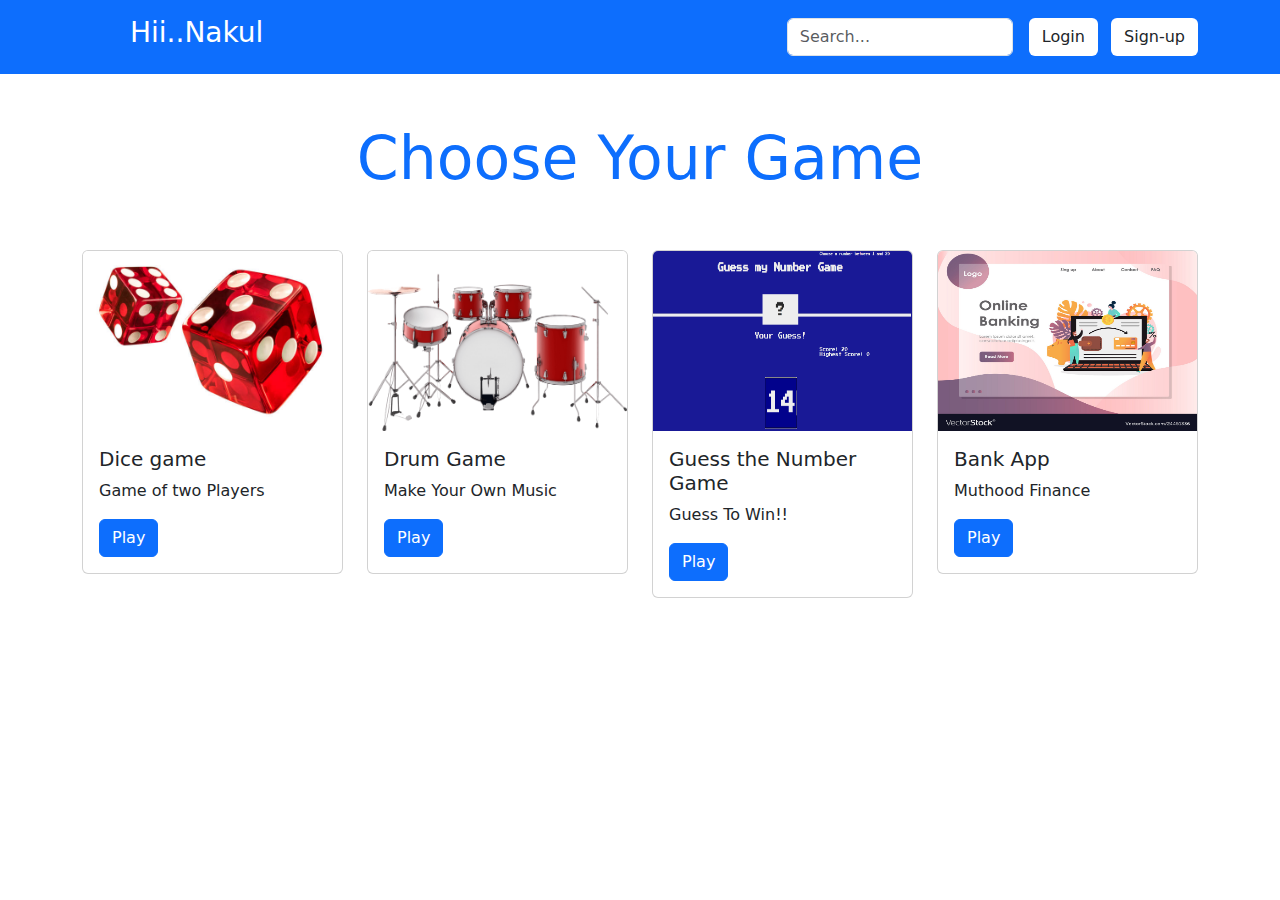
<file: index.html>
<!DOCTYPE html>
<html lang="en">
<head>
    <meta charset="UTF-8">
    <meta name="viewport" content="width=device-width, initial-scale=1.0">
    <link rel="stylesheet" href="style.css">
    <link href="https://cdn.jsdelivr.net/npm/bootstrap@5.3.3/dist/css/bootstrap.min.css" rel="stylesheet" integrity="sha384-QWTKZyjpPEjISv5WaRU9OFeRpok6YctnYmDr5pNlyT2bRjXh0JMhjY6hW+ALEwIH" crossorigin="anonymous">
    <title>Document</title>
</head>
<body>

    <header class="p-3">
        <div class="container">
          <div class="d-flex flex-wrap align-items-center justify-content-center justify-content-lg-start">
            <a href="/" class="d-flex align-items-center mb-2 mb-lg-0 text-white text-decoration-none">
              <svg class="bi me-2" width="40" height="32" role="img" aria-label="Bootstrap"><use xlink:href="#bootstrap"></use></svg>
            </a>
    
            <ul class="nav col-12 col-lg-auto me-lg-auto mb-2 justify-content-center mb-md-0">
              <li><h3 class="player">Hii..Nakul</h3></li>
            </ul>
    
            <form class="col-12 col-lg-auto mb-3 mb-lg-0 me-lg-3" role="search">
              <input type="search" class="form-control form-control-dark" placeholder="Search..." aria-label="Search">
            </form>
    
            <div class="text-end">
              <button type="button" class="btn me-2 bg-white" style="background-color: #69a3f9;">Login</button>
              <button type="button" class="btn" style="background-color: white;">Sign-up</button>
            </div>
          </div>
        </div>
      </header>

      <div class="b-example-divider"></div>

        <h1 class="title">Choose Your Game</h1>

        <div class="b-example-divider"></div>

        <div class="container">
          <div class="row justify-content-between">
              <div class="col-md-6 col-lg-3">
                  <div class="card mb-3">
        
                      <img src="dice.jpg" class="card-img-top" style="height: 180px;" alt="...">
                      <div class="card-body">
                        <h5 class="card-title">Dice game</h5>
                        <p class="card-text">Game of two Players</p>
                        <a href="https://nakulgautam.github.io/Dice-Game/" class="btn btn-primary" target="_blank">Play</a>
        
                      </div>
                
                  </div>
              </div>
        
        
              <div class="col-md-6 col-lg-3">
                  <div class="card mb-3">
        
                      <img src="drum.png" class="card-img-top" style="height: 180px;" alt="...">
                      <div class="card-body">
                        <h5 class="card-title">Drum Game</h5>
                        <p class="card-text">Make Your Own Music</p>
                        <a href="https://nakulgautam.github.io/Drum-Kit/" class="btn btn-primary">Play</a>
                      </div>
                    
                  </div>
              </div>
              <div class="col-md-6 col-lg-3">
                  <div class="card mb-3">
        
                      <img src="number.png" class="card-img-top" style="height: 180px;" alt="...">
                      <div class="card-body">
                        <h5 class="card-title">Guess the Number Game</h5>
                        <p class="card-text">Guess To Win!!</p>
                        <a href="https://nakulgautam.github.io/Guess-the-Number/" class="btn btn-primary">Play</a>
                      </div>
                   
                  </div>
              </div>
              <div class="col-md-6 col-lg-3">
                  <div class="card mb-3">
        
                      <img src="bank.jpg" class="card-img-top" style="height: 180px;" alt="...">
                      <div class="card-body">
                        <h5 class="card-title">Bank App</h5>
                        <p class="card-text">Muthood Finance</p>
                        <a href="https://nakulgautam.github.io/Bank-App/" class="btn btn-primary">Play</a>
                      </div>
                    
                  </div>
              </div>
          </div>
        </div>
        


    <script src="https://cdn.jsdelivr.net/npm/bootstrap@5.3.3/dist/js/bootstrap.bundle.min.js" integrity="sha384-YvpcrYf0tY3lHB60NNkmXc5s9fDVZLESaAA55NDzOxhy9GkcIdslK1eN7N6jIeHz" crossorigin="anonymous"></script>
    <script src="script.js"></script>
</body>
</html>
</file>
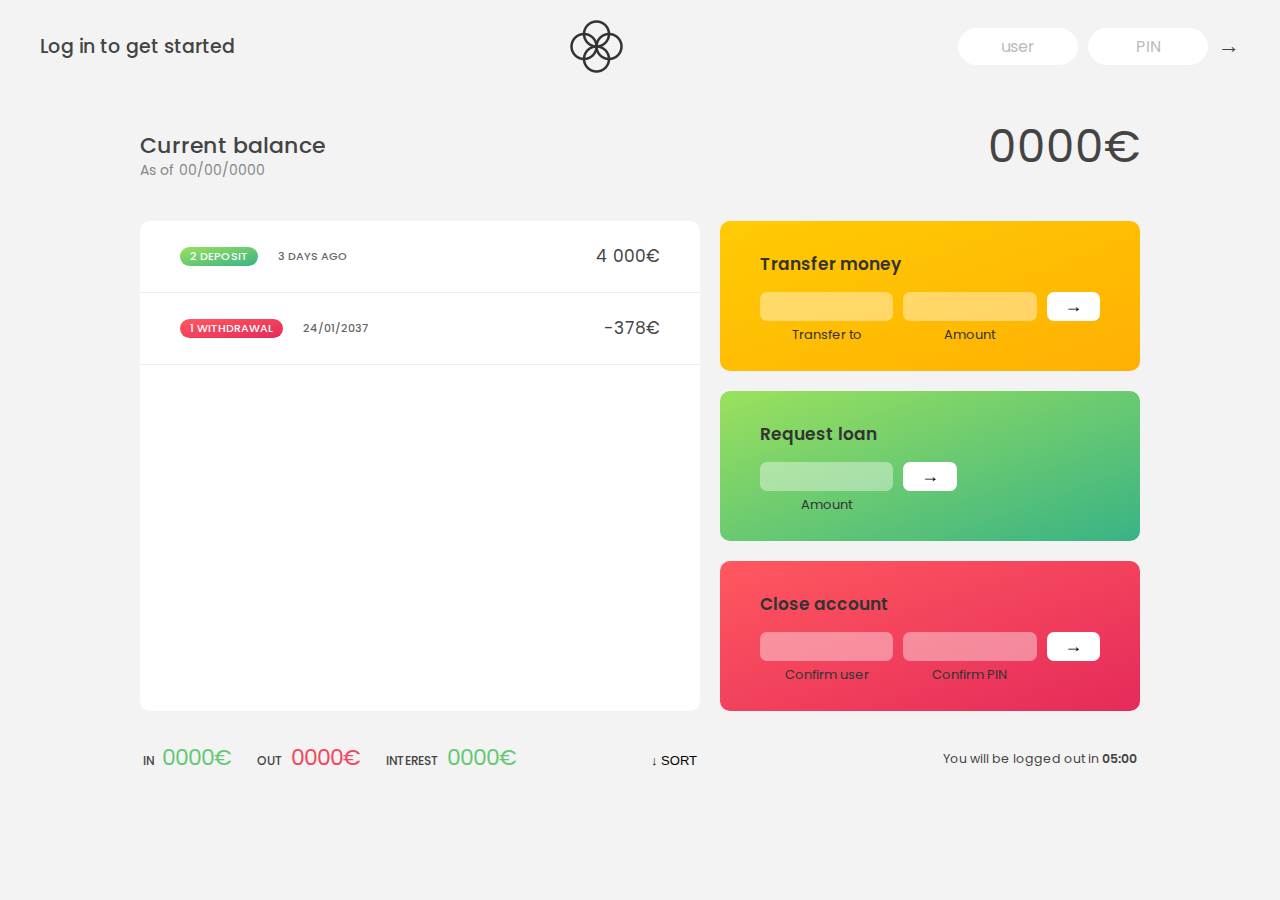
<file: Bankist/index.html>
<!DOCTYPE html>
<html lang="en">
  <head>
    <meta charset="UTF-8" />
    <meta name="viewport" content="width=device-width, initial-scale=1.0" />
    <meta http-equiv="X-UA-Compatible" content="ie=edge" />
    <link rel="shortcut icon" type="image/png" href="/icon.png" />

    <link
      href="https://fonts.googleapis.com/css?family=Poppins:400,500,600&display=swap"
      rel="stylesheet"
    />

    <link rel="stylesheet" href="style.css" />
    <title>Bankist</title>
  </head>
  <body>
    <!-- TOP NAVIGATION -->
    <nav>
      <p class="welcome">Log in to get started</p>
      <img src="logo.png" alt="Logo" class="logo" />
      <form class="login">
        <input
          type="text"
          placeholder="user"
          class="login__input login__input--user"
        />
        <!-- In practice, use type="password" -->
        <input
          type="text"
          placeholder="PIN"
          maxlength="4"
          class="login__input login__input--pin"
        />
        <button class="login__btn">&rarr;</button>
      </form>
    </nav>

    <main class="app">
      <!-- BALANCE -->
      <div class="balance">
        <div>
          <p class="balance__label">Current balance</p>
          <p class="balance__date">
            As of <span class="date">00/00/0000</span>
          </p>
        </div>
        <p class="balance__value">0000€</p>
      </div>

      <!-- MOVEMENTS -->
      <div class="movements">
        <div class="movements__row">
          <div class="movements__type movements__type--deposit">2 deposit</div>
          <div class="movements__date">3 days ago</div>
          <div class="movements__value">4 000€</div>
        </div>
        <div class="movements__row">
          <div class="movements__type movements__type--withdrawal">
            1 withdrawal
          </div>
          <div class="movements__date">24/01/2037</div>
          <div class="movements__value">-378€</div>
        </div>
      </div>

      <!-- SUMMARY -->
      <div class="summary">
        <p class="summary__label">In</p>
        <p class="summary__value summary__value--in">0000€</p>
        <p class="summary__label">Out</p>
        <p class="summary__value summary__value--out">0000€</p>
        <p class="summary__label">Interest</p>
        <p class="summary__value summary__value--interest">0000€</p>
        <button class="btn--sort">&downarrow; SORT</button>
      </div>

      <!-- OPERATION: TRANSFERS -->
      <div class="operation operation--transfer">
        <h2>Transfer money</h2>
        <form class="form form--transfer">
          <input type="text" class="form__input form__input--to" />
          <input type="number" class="form__input form__input--amount" />
          <button class="form__btn form__btn--transfer">&rarr;</button>
          <label class="form__label">Transfer to</label>
          <label class="form__label">Amount</label>
        </form>
      </div>

      <!-- OPERATION: LOAN -->
      <div class="operation operation--loan">
        <h2>Request loan</h2>
        <form class="form form--loan">
          <input type="number" class="form__input form__input--loan-amount" />
          <button class="form__btn form__btn--loan">&rarr;</button>
          <label class="form__label form__label--loan">Amount</label>
        </form>
      </div>

      <!-- OPERATION: CLOSE -->
      <div class="operation operation--close">
        <h2>Close account</h2>
        <form class="form form--close">
          <input type="text" class="form__input form__input--user" />
          <input
            type="password"
            maxlength="6"
            class="form__input form__input--pin"
          />
          <button class="form__btn form__btn--close">&rarr;</button>
          <label class="form__label">Confirm user</label>
          <label class="form__label">Confirm PIN</label>
        </form>
      </div>

      <!-- LOGOUT TIMER -->
      <p class="logout-timer">
        You will be logged out in <span class="timer">05:00</span>
      </p>
    </main>

    <!-- <footer>
      &copy; by Jonas Schmedtmann. Don't claim as your own :)
    </footer> -->

    <script src="script.js"></script>
  </body>
</html>
</file>
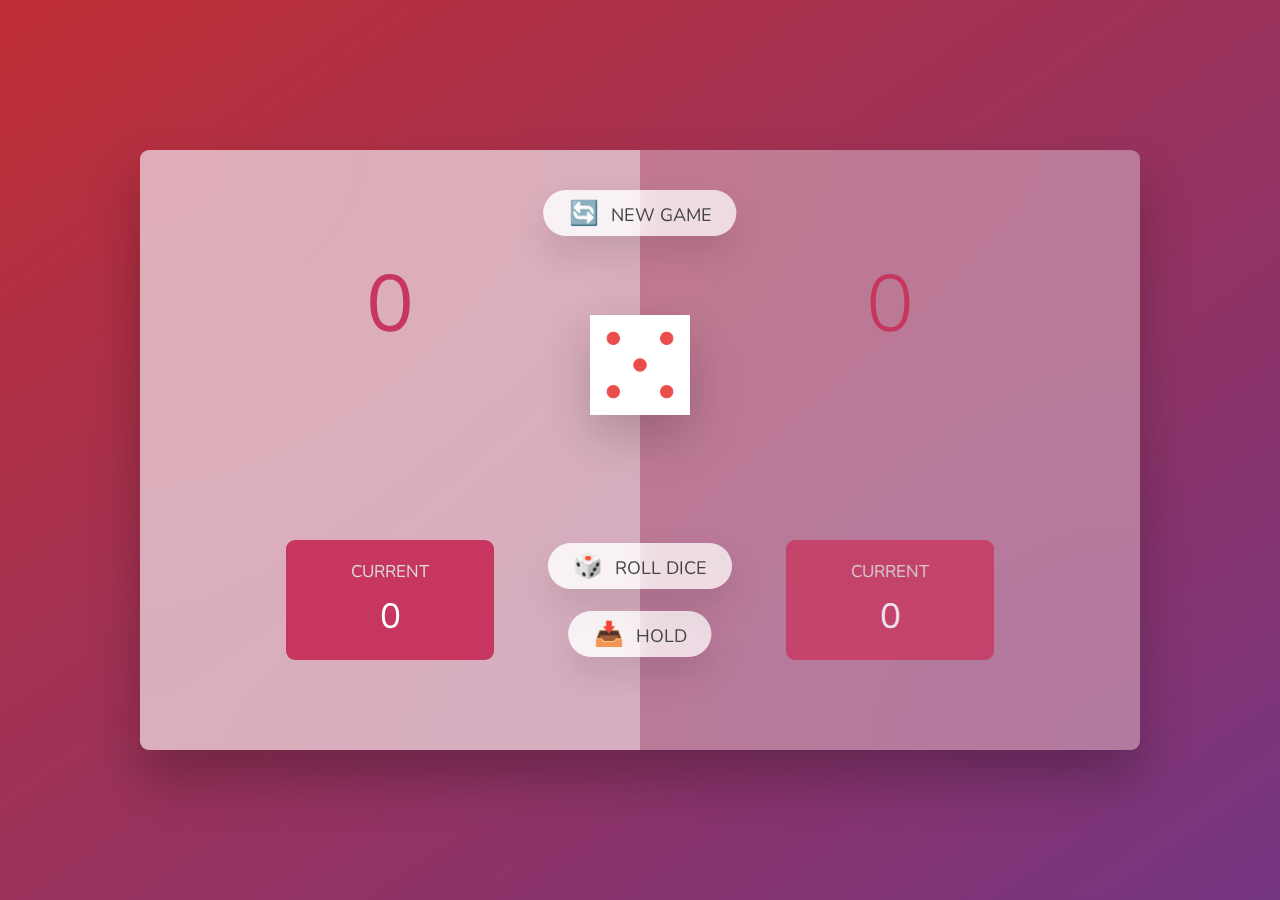
<file: dice game/index.html>
<!DOCTYPE html>
<html lang="en">
  <head>
    <meta charset="UTF-8" />
    <meta name="viewport" content="width=device-width, initial-scale=1.0" />
    <meta http-equiv="X-UA-Compatible" content="ie=edge" />
    <link rel="stylesheet" href="style.css" />
    <title>Pig Game</title>
  </head>
  <body>
    <main>
      <section class="player player--0 player--active">
        <h2 class="name" id="name--0">Player 1</h2>
        <p class="score" id="score--0">43</p>
        <div class="current">
          <p class="current-label">Current</p>
          <p class="current-score" id="current--0">0</p>
        </div>
      </section>
      <section class="player player--1">
        <h2 class="name" id="name--1">Player 2</h2>
        <p class="score" id="score--1">24</p>
        <div class="current">
          <p class="current-label">Current</p>
          <p class="current-score" id="current--1">0</p>
        </div>
      </section>

      <img src="dice-5.png" alt="Playing dice" class="dice" />
      <button class="btn btn--new">🔄 New game</button>
      <button class="btn btn--roll">🎲 Roll dice</button>
      <button class="btn btn--hold">📥 Hold</button>
    </main>
    <script src="script.js"></script>
  </body>
</html>
</file>
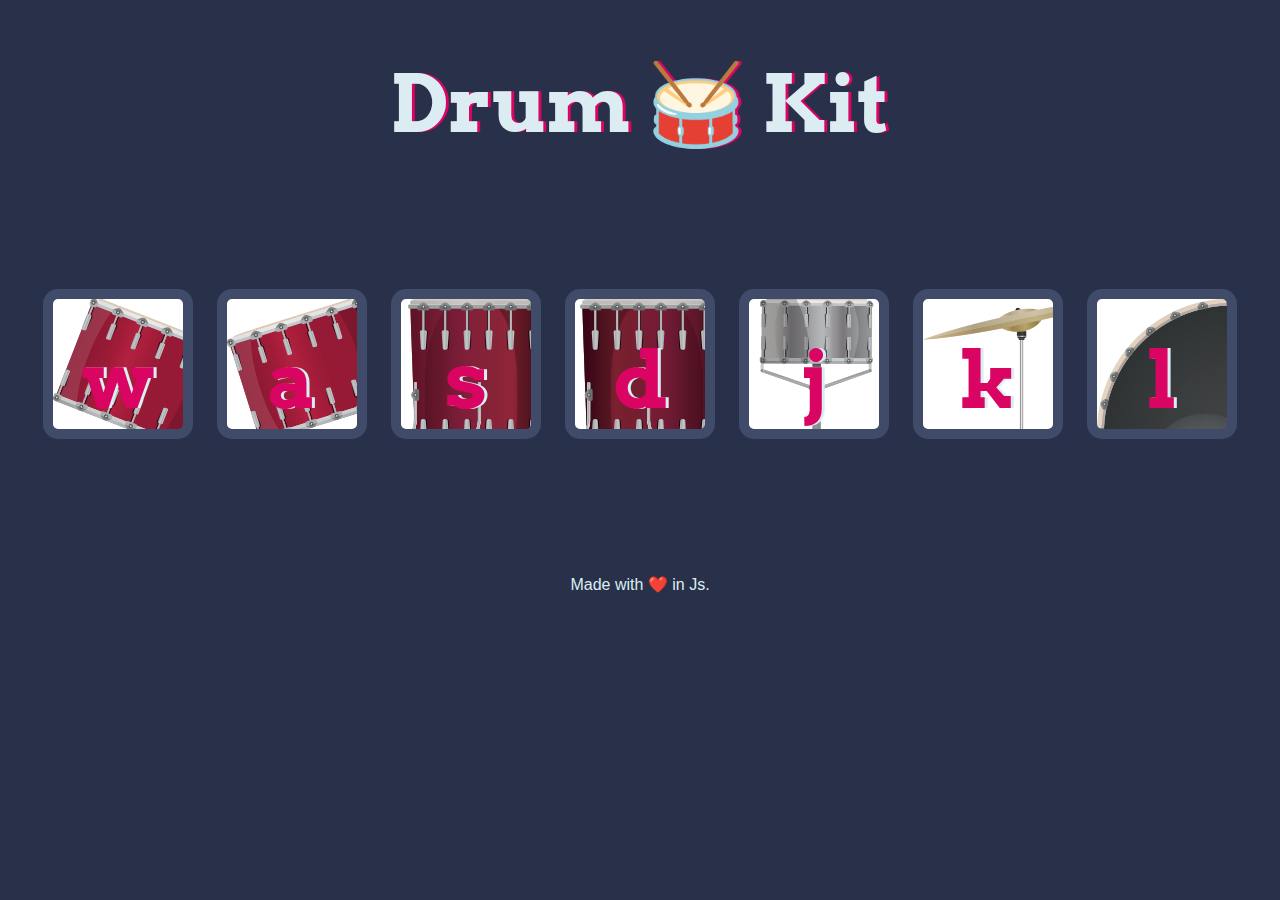
<file: drum kit/index.html>
<!DOCTYPE html>
<html lang="en" dir="ltr">

<head>
  <meta charset="utf-8">
  <title>Drum Kit</title>
  <link rel="stylesheet" href="styles.css">
  <link href="https://fonts.googleapis.com/css?family=Arvo" rel="stylesheet">
</head>

<body>
  <h1 id="title">Drum 🥁 Kit</h1>
  <div class="set">
    <button class="w drum">w</button>
    <button class="a drum">a</button>
    <button class="s drum">s</button>
    <button class="d drum">d</button>
    <button class="j drum">j</button>
    <button class="k drum">k</button>
    <button class="l drum">l</button>
  </div>


<script src="index.js" charset="utf-8"></script>

<footer>
  Made with ❤️ in Js.
</footer>
</body>
</html>
</file>
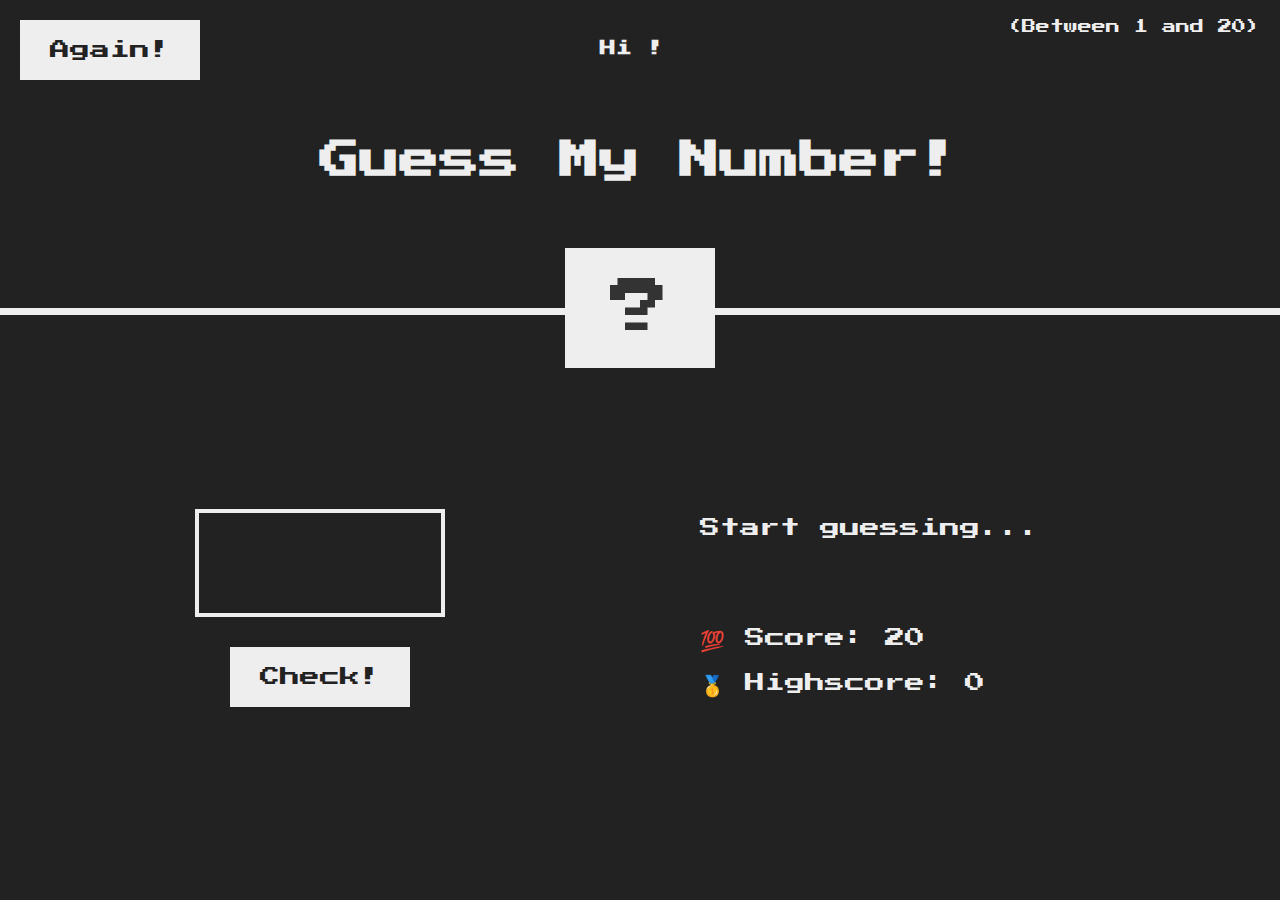
<file: Guess the number game/index.html>
<!DOCTYPE html>
<html lang="en">
  <head>
    <meta charset="UTF-8" />
    <meta name="viewport" content="width=device-width, initial-scale=1.0" />
    <meta http-equiv="X-UA-Compatible" content="ie=edge" />
    <link rel="stylesheet" href="style.css" />
    <title>Guess My Number!</title>
  </head>
  <body>
    <header>
      
      <h1>Guess My Number!</h1>
      <p class="between">(Between 1 and 20)</p>
      <h2 class = "name"><span>Hi </span> <span class="player"></span><span> !</span></h1>
      <button class="btn again">Again!</button>
      <div class="number">?</div>
    </header>
    <main>
      <section class="left">
        <input type="number" class="guess" />
        <button class="btn check">Check!</button>
      </section>
      <section class="right">
        <p class="message">Start guessing...</p>
        <p class="label-score">💯 Score: <span class="score">20</span></p>
        <p class="label-highscore">
          🥇 Highscore: <span class="highscore">0</span>
        </p>
      </section>
    </main>
    <script src="script.js"></script>
  </body>
</html>
</file>
<file: style.css>
.title{
    text-align: center;
    color: #0d6efd;
    font-size:60px;
}

.b-example-divider {
    width: 100%;
    height: 3rem;
    background-color:white;
    border-width: 1px 0;
}
.player{
    color:white;

}
</file>
<file: Bankist/style.css>
/*
 * Use this CSS to learn some intersting techniques,
 * in case you're wondering how I built the UI.
 * Have fun! 😁
 */

* {
  margin: 0;
  padding: 0;
  box-sizing: inherit;
}

html {
  font-size: 62.5%;
  box-sizing: border-box;
}

body {
  font-family: "Poppins", sans-serif;
  color: #444;
  background-color: #f3f3f3;
  height: 100vh;
  padding: 2rem;
}

nav {
  display: flex;
  justify-content: space-between;
  align-items: center;
  padding: 0 2rem;
}

.welcome {
  font-size: 1.9rem;
  font-weight: 500;
}

.logo {
  height: 5.25rem;
}

.login {
  display: flex;
}

.login__input {
  border: none;
  padding: 0.5rem 2rem;
  font-size: 1.6rem;
  font-family: inherit;
  text-align: center;
  width: 12rem;
  border-radius: 10rem;
  margin-right: 1rem;
  color: inherit;
  border: 1px solid #fff;
  transition: all 0.3s;
}

.login__input:focus {
  outline: none;
  border: 1px solid #ccc;
}

.login__input::placeholder {
  color: #bbb;
}

.login__btn {
  border: none;
  background: none;
  font-size: 2.2rem;
  color: inherit;
  cursor: pointer;
  transition: all 0.3s;
}

.login__btn:hover,
.login__btn:focus,
.btn--sort:hover,
.btn--sort:focus {
  outline: none;
  color: #777;
}

/* MAIN */
.app {
  position: relative;
  max-width: 100rem;
  margin: 4rem auto;
  display: grid;
  grid-template-columns: 4fr 3fr;
  grid-template-rows: auto repeat(3, 15rem) auto;
  gap: 2rem;

  /* NOTE This creates the fade in/out anumation */
  /* opacity: 0; */
  transition: all 1s;
}

.balance {
  grid-column: 1 / span 2;
  display: flex;
  align-items: flex-end;
  justify-content: space-between;
  margin-bottom: 2rem;
}

.balance__label {
  font-size: 2.2rem;
  font-weight: 500;
  margin-bottom: -0.2rem;
}

.balance__date {
  font-size: 1.4rem;
  color: #888;
}

.balance__value {
  font-size: 4.5rem;
  font-weight: 400;
}

/* MOVEMENTS */
.movements {
  grid-row: 2 / span 3;
  background-color: #fff;
  border-radius: 1rem;
  overflow: scroll;
}

.movements__row {
  padding: 2.25rem 4rem;
  display: flex;
  align-items: center;
  border-bottom: 1px solid #eee;
}

.movements__type {
  font-size: 1.1rem;
  text-transform: uppercase;
  font-weight: 500;
  color: #fff;
  padding: 0.1rem 1rem;
  border-radius: 10rem;
  margin-right: 2rem;
}

.movements__date {
  font-size: 1.1rem;
  text-transform: uppercase;
  font-weight: 500;
  color: #666;
}

.movements__type--deposit {
  background-image: linear-gradient(to top left, #39b385, #9be15d);
}

.movements__type--withdrawal {
  background-image: linear-gradient(to top left, #e52a5a, #ff585f);
}

.movements__value {
  font-size: 1.7rem;
  margin-left: auto;
}

/* SUMMARY */
.summary {
  grid-row: 5 / 6;
  display: flex;
  align-items: baseline;
  padding: 0 0.3rem;
  margin-top: 1rem;
}

.summary__label {
  font-size: 1.2rem;
  font-weight: 500;
  text-transform: uppercase;
  margin-right: 0.8rem;
}

.summary__value {
  font-size: 2.2rem;
  margin-right: 2.5rem;
}

.summary__value--in,
.summary__value--interest {
  color: #66c873;
}

.summary__value--out {
  color: #f5465d;
}

.btn--sort {
  margin-left: auto;
  border: none;
  background: none;
  font-size: 1.3rem;
  font-weight: 500;
  cursor: pointer;
}

/* OPERATIONS */
.operation {
  border-radius: 1rem;
  padding: 3rem 4rem;
  color: #333;
}

.operation--transfer {
  background-image: linear-gradient(to top left, #ffb003, #ffcb03);
}

.operation--loan {
  background-image: linear-gradient(to top left, #39b385, #9be15d);
}

.operation--close {
  background-image: linear-gradient(to top left, #e52a5a, #ff585f);
}

h2 {
  margin-bottom: 1.5rem;
  font-size: 1.7rem;
  font-weight: 600;
  color: #333;
}

.form {
  display: grid;
  grid-template-columns: 2.5fr 2.5fr 1fr;
  grid-template-rows: auto auto;
  gap: 0.4rem 1rem;
}

/* Exceptions for interst */
.form.form--loan {
  grid-template-columns: 2.5fr 1fr 2.5fr;
}
.form__label--loan {
  grid-row: 2;
}
/* End exceptions */

.form__input {
  width: 100%;
  border: none;
  background-color: rgba(255, 255, 255, 0.4);
  font-family: inherit;
  font-size: 1.5rem;
  text-align: center;
  color: #333;
  padding: 0.3rem 1rem;
  border-radius: 0.7rem;
  transition: all 0.3s;
}

.form__input:focus {
  outline: none;
  background-color: rgba(255, 255, 255, 0.6);
}

.form__label {
  font-size: 1.3rem;
  text-align: center;
}

.form__btn {
  border: none;
  border-radius: 0.7rem;
  font-size: 1.8rem;
  background-color: #fff;
  cursor: pointer;
  transition: all 0.3s;
}

.form__btn:focus {
  outline: none;
  background-color: rgba(255, 255, 255, 0.8);
}

.logout-timer {
  padding: 0 0.3rem;
  margin-top: 1.9rem;
  text-align: right;
  font-size: 1.25rem;
}

.timer {
  font-weight: 600;
}
</file>
<file: dice game/style.css>
@import url('https://fonts.googleapis.com/css2?family=Nunito&display=swap');

* {
  margin: 0;
  padding: 0;
  box-sizing: inherit;
}

html {
  font-size: 62.5%;
  box-sizing: border-box;
}

body {
  font-family: 'Nunito', sans-serif;
  font-weight: 400;
  height: 100vh;
  color: #333;
  background-image: linear-gradient(to top left, #753682 0%, #bf2e34 100%);
  display: flex;
  align-items: center;
  justify-content: center;
}

/* LAYOUT */
main {
  position: relative;
  width: 100rem;
  height: 60rem;
  background-color: rgba(255, 255, 255, 0.35);
  backdrop-filter: blur(200px);
  filter: blur();
  box-shadow: 0 3rem 5rem rgba(0, 0, 0, 0.25);
  border-radius: 9px;
  overflow: hidden;
  display: flex;
}

.player {
  flex: 50%;
  padding: 9rem;
  display: flex;
  flex-direction: column;
  align-items: center;
  transition: all 0.75s;
}

/* ELEMENTS */
.name {
  position: relative;
  font-size: 4rem;
  text-transform: uppercase;
  letter-spacing: 1px;
  word-spacing: 2px;
  font-weight: 300;
  margin-bottom: 1rem;
}

.score {
  font-size: 8rem;
  font-weight: 300;
  color: #c7365f;
  margin-bottom: auto;
}

.player--active {
  background-color: rgba(255, 255, 255, 0.4);
}
.player--active .name {
  font-weight: 700;
}
.player--active .score {
  font-weight: 400;
}

.player--active .current {
  opacity: 1;
}

.current {
  background-color: #c7365f;
  opacity: 0.8;
  border-radius: 9px;
  color: #fff;
  width: 65%;
  padding: 2rem;
  text-align: center;
  transition: all 0.75s;
}

.current-label {
  text-transform: uppercase;
  margin-bottom: 1rem;
  font-size: 1.7rem;
  color: #ddd;
}

.current-score {
  font-size: 3.5rem;
}

/* ABSOLUTE POSITIONED ELEMENTS */
.btn {
  position: absolute;
  left: 50%;
  transform: translateX(-50%);
  color: #444;
  background: none;
  border: none;
  font-family: inherit;
  font-size: 1.8rem;
  text-transform: uppercase;
  cursor: pointer;
  font-weight: 400;
  transition: all 0.2s;

  background-color: white;
  background-color: rgba(255, 255, 255, 0.6);
  backdrop-filter: blur(10px);

  padding: 0.7rem 2.5rem;
  border-radius: 50rem;
  box-shadow: 0 1.75rem 3.5rem rgba(0, 0, 0, 0.1);
}

.btn::first-letter {
  font-size: 2.4rem;
  display: inline-block;
  margin-right: 0.7rem;
}

.btn--new {
  top: 4rem;
}
.btn--roll {
  top: 39.3rem;
}
.btn--hold {
  top: 46.1rem;
}

.btn:active {
  transform: translate(-50%, 3px);
  box-shadow: 0 1rem 2rem rgba(0, 0, 0, 0.15);
}

.btn:focus {
  outline: none;
}

.dice {
  position: absolute;
  left: 50%;
  top: 16.5rem;
  transform: translateX(-50%);
  height: 10rem;
  box-shadow: 0 2rem 5rem rgba(0, 0, 0, 0.2);
}

.player--winner {
  background-color: #2f2f2f;
}

.player--winner .name {
  font-weight: 700;
  color: #c7365f;
}
</file>
<file: drum kit/styles.css>
body {
  text-align: center;
  background-color: #283149;
}

h1 {
  font-size: 5rem;
  color: #DBEDF3;
  font-family: "Arvo", cursive;
  text-shadow: 3px 0 #DA0463;

}

footer {
  color: #DBEDF3;
  font-family: sans-serif;
}

.w {
  background-image: url("images/tom1.png");
}

.a {
  background-image: url("images/tom2.png");
}

.s {
  background-image: url("images/tom3.png");
}

.d {
  background-image: url("images/tom4.png");
}

.j {
  background-image: url("images/snare.png");
}

.k {
  background-image: url("images/crash.png");
}

.l {
  background-image: url("images/kick.png");
}

.set {
  margin: 10% auto;
}

.pressed {
  box-shadow: 0 3px 4px 0 #DBEDF3;
  opacity: 0.5;
}

.red {
  color: red;
}

.drum {
  outline: none;
  border: 10px solid #404B69;
  font-size: 5rem;
  font-family: 'Arvo', cursive;
  line-height: 2;
  font-weight: 900;
  color: #DA0463;
  text-shadow: 3px 0 #DBEDF3;
  border-radius: 15px;
  display: inline-block;
  width: 150px;
  height: 150px;
  text-align: center;
  margin: 10px;
  background-color: white;
}
</file>
<file: Guess the number game/style.css>
@import url('https://fonts.googleapis.com/css?family=Press+Start+2P&display=swap');

* {
  margin: 0;
  padding: 0;
  box-sizing: inherit;
}

html {
  font-size: 62.5%;
  box-sizing: border-box;
}

body {
  font-family: 'Press Start 2P', sans-serif;
  color: #eee;
  background-color: #222;
  /* background-color: #60b347; */
}

/* LAYOUT */
header {
  position: relative;
  height: 35vh;
  border-bottom: 7px solid #eee;
}
.name {
  margin-left: 600px;
  padding-top: 40px;
  font-size: medium;
}
main {
  height: 65vh;
  color: #eee;
  display: flex;
  align-items: center;
  justify-content: space-around;
}

.left {
  width: 52rem;
  display: flex;
  flex-direction: column;
  align-items: center;
}

.right {
  width: 52rem;
  font-size: 2rem;
}

/* ELEMENTS STYLE */
h1 {
  font-size: 4rem;
  text-align: center;
  position: absolute;
  width: 100%;
  top: 52%;
  left: 50%;
  transform: translate(-50%, -50%);
}

.number {
  background: #eee;
  color: #333;
  font-size: 6rem;
  width: 15rem;
  padding: 3rem 0rem;
  text-align: center;
  position: absolute;
  bottom: 0;
  left: 50%;
  transform: translate(-50%, 50%);
}

.between {
  font-size: 1.4rem;
  position: absolute;
  top: 2rem;
  right: 2rem;
}

.again {
  position: absolute;
  top: 2rem;
  left: 2rem;
}

.guess {
  background: none;
  border: 4px solid #eee;
  font-family: inherit;
  color: inherit;
  font-size: 5rem;
  padding: 2.5rem;
  width: 25rem;
  text-align: center;
  display: block;
  margin-bottom: 3rem;
}

.btn {
  border: none;
  background-color: #eee;
  color: #222;
  font-size: 2rem;
  font-family: inherit;
  padding: 2rem 3rem;
  cursor: pointer;
}

.btn:hover {
  background-color: #ccc;
}

.message {
  margin-bottom: 8rem;
  height: 3rem;
}

.label-score {
  margin-bottom: 2rem;
}
</file>
